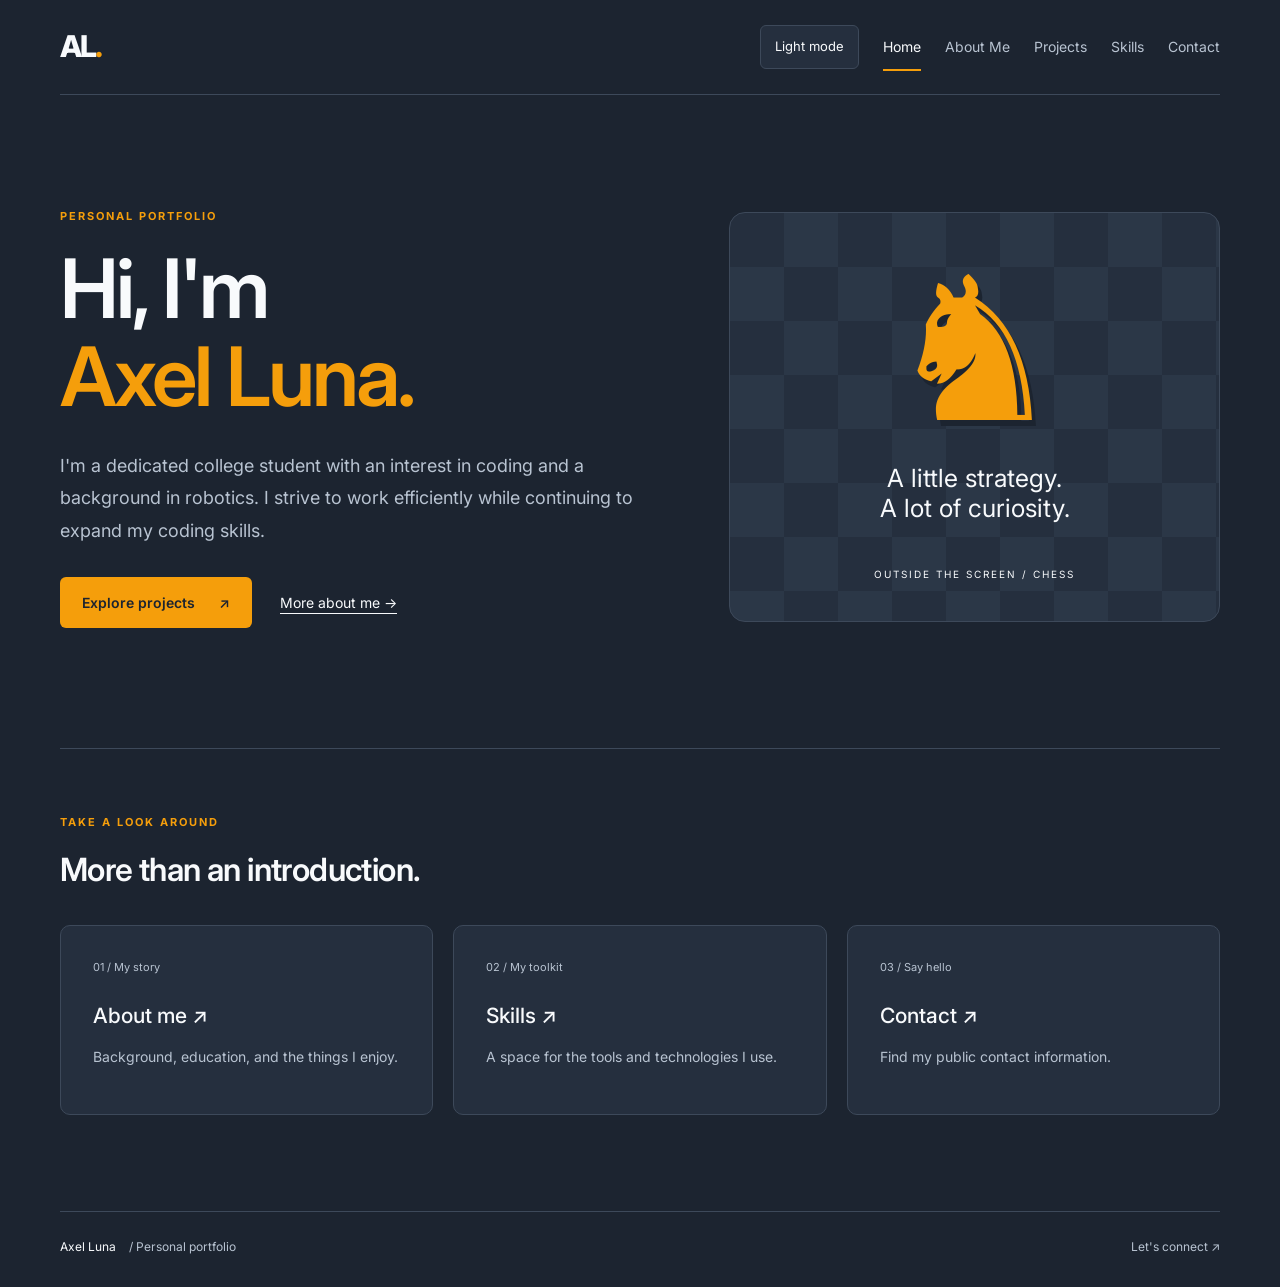
<file: index.html>
<!doctype html>
<html lang="en">
<head>
  <meta charset="utf-8">
  <meta name="viewport" content="width=device-width, initial-scale=1">
  <meta name="description" content="Axel Luna's personal portfolio.">
  <meta name="theme-color" content="#1C2430">
  <title>Home | Axel Luna</title>
  <link rel="preconnect" href="https://fonts.googleapis.com">
  <link rel="preconnect" href="https://fonts.gstatic.com" crossorigin>
  <link rel="stylesheet" href="https://fonts.googleapis.com/css2?family=Inter:wght@400;500;600;700;800&amp;display=swap">
  <link rel="stylesheet" href="styles.css">
  <script src="site.js" defer></script>
</head>
<body>
  <a class="skip-link" href="#main">Skip to content</a>
  <header class="site-header"><a class="brand" href="index.html" aria-label="Axel Luna home">AL<span>.</span></a><div class="header-controls">
    <button class="theme-toggle" type="button" aria-pressed="false" hidden>Light mode</button>
    <button class="menu-toggle" type="button" aria-expanded="false" aria-controls="main-navigation" hidden><span aria-hidden="true">&#9776;</span> Menu</button>
  </div>
  <nav id="main-navigation" aria-label="Main navigation"><a href="index.html" aria-current="page">Home</a><a href="about.html">About Me</a><a href="projects.html">Projects</a><a href="skills.html">Skills</a><a href="contact.html">Contact</a></nav></header>
  <main id="main" tabindex="-1"><section class="hero">
  <div><p class="eyebrow">Personal portfolio</p><h1>Hi, I'm<br><span>Axel Luna.</span></h1><p class="intro">I'm a dedicated college student with an interest in coding and a background in robotics. I strive to work efficiently while continuing to expand my coding skills.</p><div class="actions"><a class="button" href="projects.html">Explore projects <span aria-hidden="true">↗</span></a><a class="text-link" href="about.html">More about me →</a></div></div>
  <aside class="chess-art" aria-label="A chess-inspired illustration"><span class="piece" aria-hidden="true">♞</span><p>A little strategy.<br>A lot of curiosity.</p><span class="art-caption">Outside the screen / Chess</span></aside>
</section>
<section class="section"><div class="section-heading"><p class="eyebrow">Take a look around</p><h2>More than an introduction.</h2></div><div class="link-grid"><a href="about.html"><span>01 / My story</span><h3>About me ↗</h3><p>Background, education, and the things I enjoy.</p></a><a href="skills.html"><span>02 / My toolkit</span><h3>Skills ↗</h3><p>A space for the tools and technologies I use.</p></a><a href="contact.html"><span>03 / Say hello</span><h3>Contact ↗</h3><p>Find my public contact information.</p></a></div></section></main>
  <footer><a class="footer-name" href="index.html">Axel Luna<span> / Personal portfolio</span></a><a href="contact.html">Let's connect ↗</a></footer>
</body>
</html>
</file>
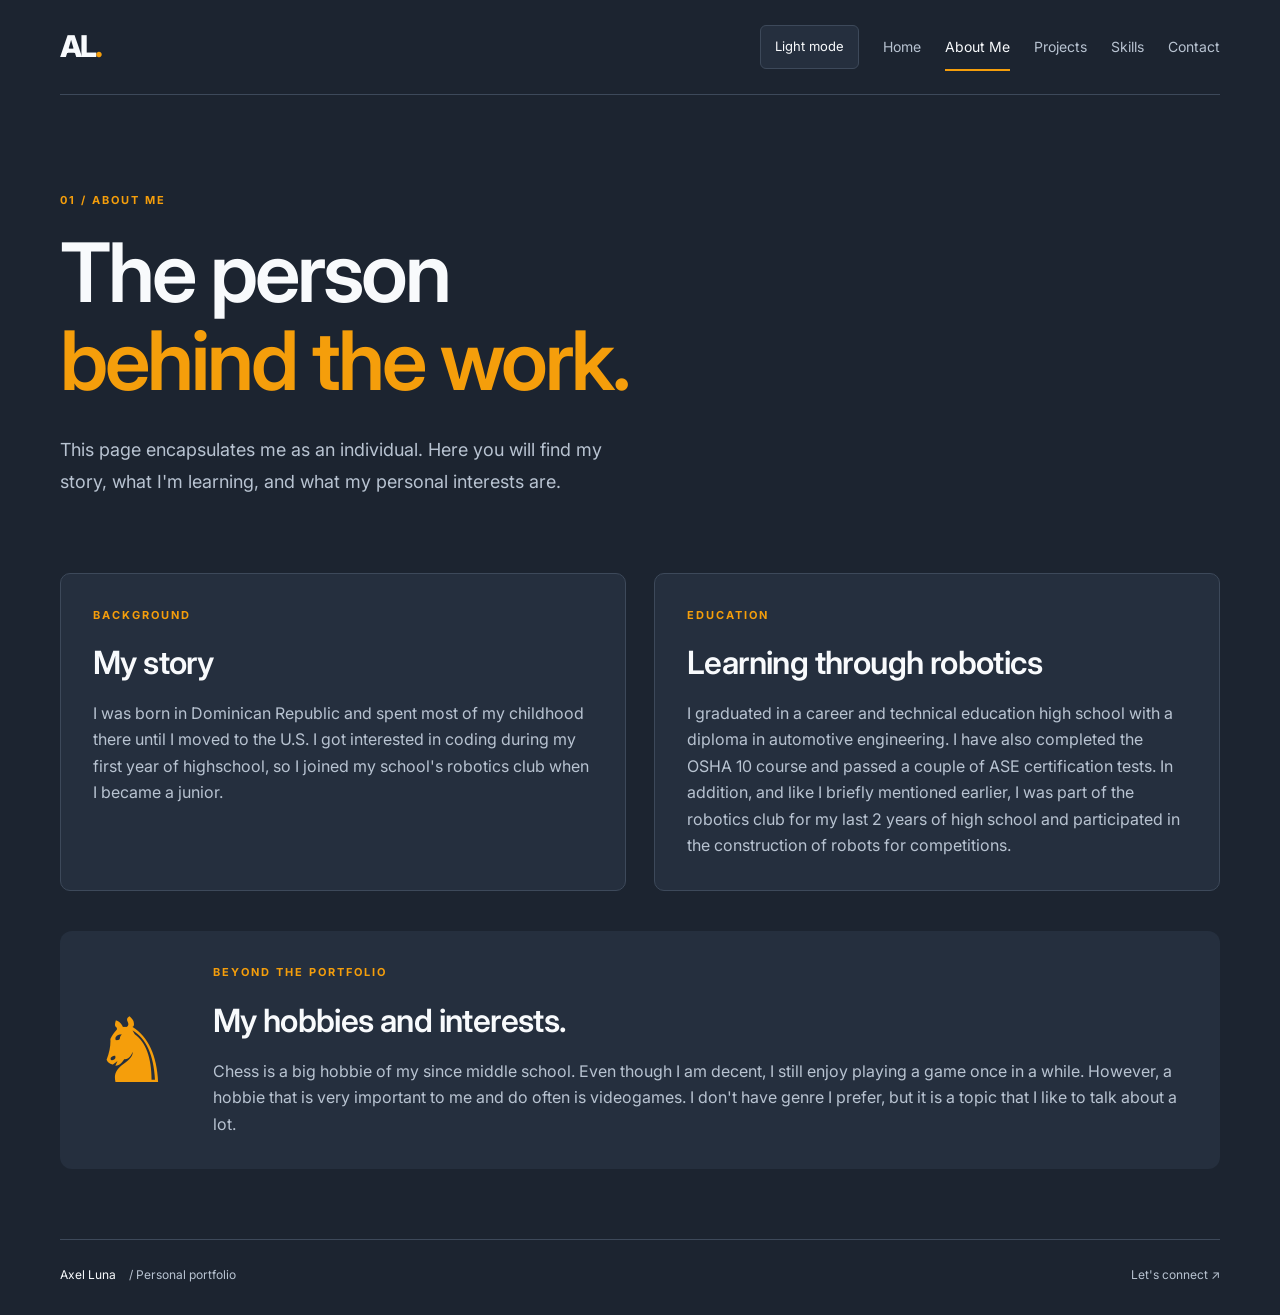
<file: about.html>
<!doctype html>
<html lang="en">
<head>
  <meta charset="utf-8">
  <meta name="viewport" content="width=device-width, initial-scale=1">
  <meta name="description" content="Learn about Axel Luna's background, education, and interests.">
  <meta name="theme-color" content="#1C2430">
  <title>About Me | Axel Luna</title>
  <link rel="preconnect" href="https://fonts.googleapis.com">
  <link rel="preconnect" href="https://fonts.gstatic.com" crossorigin>
  <link rel="stylesheet" href="https://fonts.googleapis.com/css2?family=Inter:wght@400;500;600;700;800&amp;display=swap">
  <link rel="stylesheet" href="styles.css">
  <script src="site.js" defer></script>
</head>
<body>
  <a class="skip-link" href="#main">Skip to content</a>
  <header class="site-header"><a class="brand" href="index.html" aria-label="Axel Luna home">AL<span>.</span></a><div class="header-controls">
    <button class="theme-toggle" type="button" aria-pressed="false" hidden>Light mode</button>
    <button class="menu-toggle" type="button" aria-expanded="false" aria-controls="main-navigation" hidden><span aria-hidden="true">&#9776;</span> Menu</button>
  </div>
  <nav id="main-navigation" aria-label="Main navigation"><a href="index.html">Home</a><a href="about.html" aria-current="page">About Me</a><a href="projects.html">Projects</a><a href="skills.html">Skills</a><a href="contact.html">Contact</a></nav></header>
  <main id="main" tabindex="-1"><section class="page-heading"><p class="eyebrow">01 / About me</p><h1>The person<br><span>behind the work.</span></h1><p class="intro">This page encapsulates me as an individual. Here you will find my story, what I'm learning, and what my personal interests are.</p></section>
<div class="detail-grid"><section class="panel"><p class="eyebrow">Background</p><h2>My story</h2><p>I was born in Dominican Republic and spent most of my childhood there until I moved to the U.S. I got interested in coding during my first year of highschool, so I joined my school's robotics club when I became a junior.</p></section><section class="panel"><p class="eyebrow">Education</p><h2>Learning through robotics</h2><p>I graduated in a career and technical education high school with a diploma in automotive engineering. I have also completed the OSHA 10 course and passed a couple of ASE certification tests. In addition, and like I briefly mentioned earlier, I was part of the robotics club for my last 2 years of high school and participated in the construction of robots for competitions.</p></section></div>
<section class="interest"><span class="small-piece" aria-hidden="true">♞</span><div><p class="eyebrow">Beyond the portfolio</p><h2>My hobbies and interests.</h2><p>Chess is a big hobbie of my since middle school. Even though I am decent, I still enjoy playing a game once in a while. However, a hobbie that is very important to me and do often is videogames. I don't have genre I prefer, but it is a topic that I like to talk about a lot.</p></div></section></main>
  <footer><a class="footer-name" href="index.html">Axel Luna<span> / Personal portfolio</span></a><a href="contact.html">Let's connect ↗</a></footer>
</body>
</html>
</file>
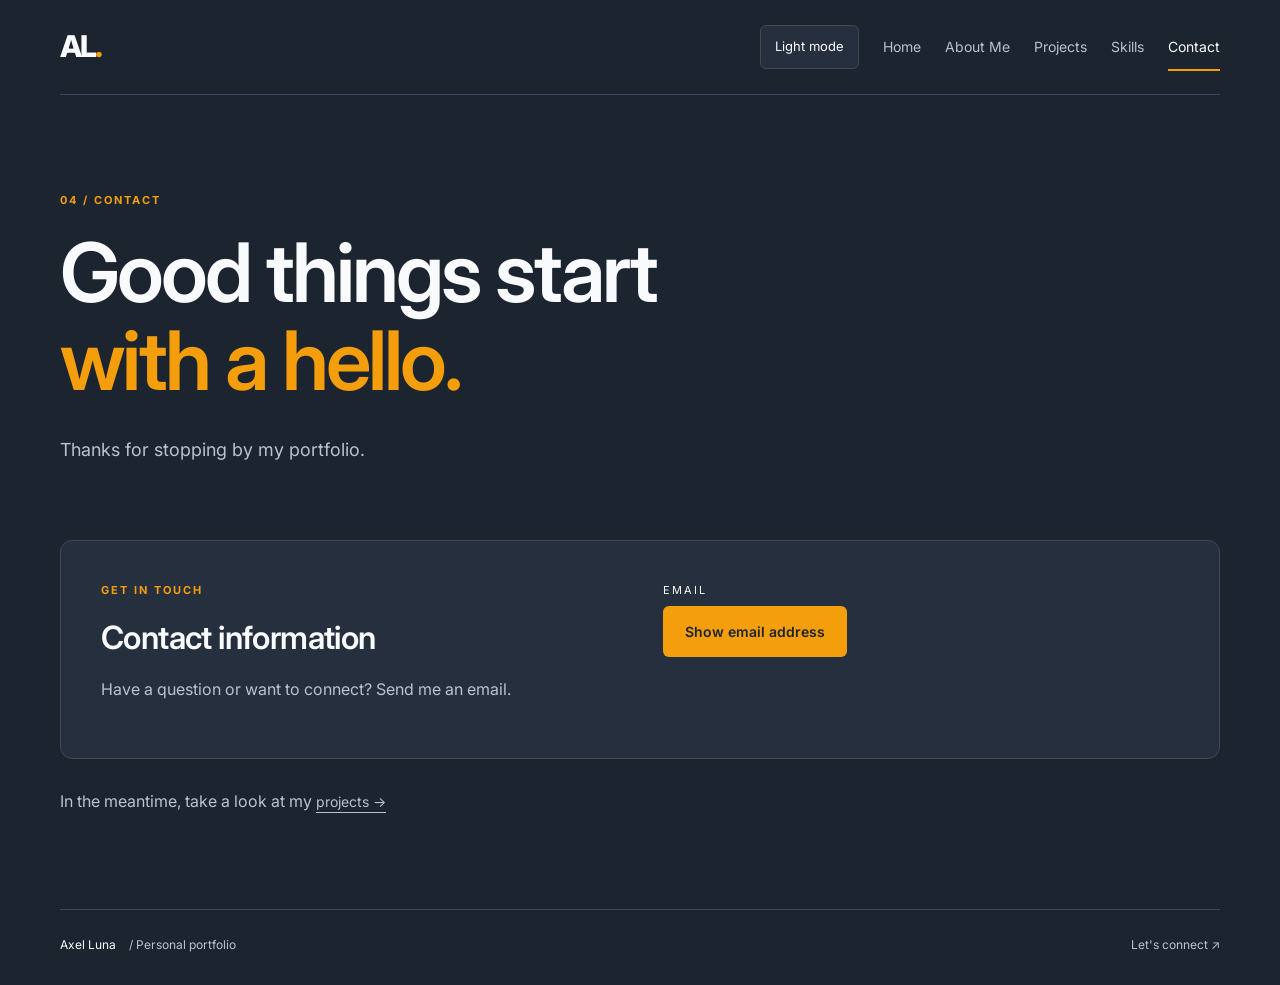
<file: contact.html>
<!doctype html>
<html lang="en">
<head>
  <meta charset="utf-8">
  <meta name="viewport" content="width=device-width, initial-scale=1">
  <meta name="description" content="Public contact information for Axel Luna.">
  <meta name="theme-color" content="#1C2430">
  <title>Contact | Axel Luna</title>
  <link rel="preconnect" href="https://fonts.googleapis.com">
  <link rel="preconnect" href="https://fonts.gstatic.com" crossorigin>
  <link rel="stylesheet" href="https://fonts.googleapis.com/css2?family=Inter:wght@400;500;600;700;800&amp;display=swap">
  <link rel="stylesheet" href="styles.css">
  <script src="site.js" defer></script>
</head>
<body>
  <a class="skip-link" href="#main">Skip to content</a>
  <header class="site-header"><a class="brand" href="index.html" aria-label="Axel Luna home">AL<span>.</span></a><div class="header-controls">
    <button class="theme-toggle" type="button" aria-pressed="false" hidden>Light mode</button>
    <button class="menu-toggle" type="button" aria-expanded="false" aria-controls="main-navigation" hidden><span aria-hidden="true">&#9776;</span> Menu</button>
  </div>
  <nav id="main-navigation" aria-label="Main navigation"><a href="index.html">Home</a><a href="about.html">About Me</a><a href="projects.html">Projects</a><a href="skills.html">Skills</a><a href="contact.html" aria-current="page">Contact</a></nav></header>
  <main id="main" tabindex="-1"><section class="page-heading"><p class="eyebrow">04 / Contact</p><h1>Good things start<br><span>with a hello.</span></h1><p class="intro">Thanks for stopping by my portfolio.</p></section>
<section class="contact-panel"><div><p class="eyebrow">Get in touch</p><h2>Contact information</h2><p>Have a question or want to connect? Send me an email.</p></div><dl><div><dt>Email</dt><dd><button class="button reveal-email" id="reveal-email" type="button" aria-controls="email-address" hidden>Show email address</button><span id="email-address" aria-live="polite"></span><noscript>axelelunab [at] gmail [dot] com</noscript></dd></div></dl></section>
<p class="contact-note">In the meantime, take a look at my <a class="text-link" href="projects.html">projects →</a></p></main>
  <footer><a class="footer-name" href="index.html">Axel Luna<span> / Personal portfolio</span></a><a href="contact.html">Let's connect ↗</a></footer>
  <script src="contact.js" defer></script>
</body>
</html>
</file>
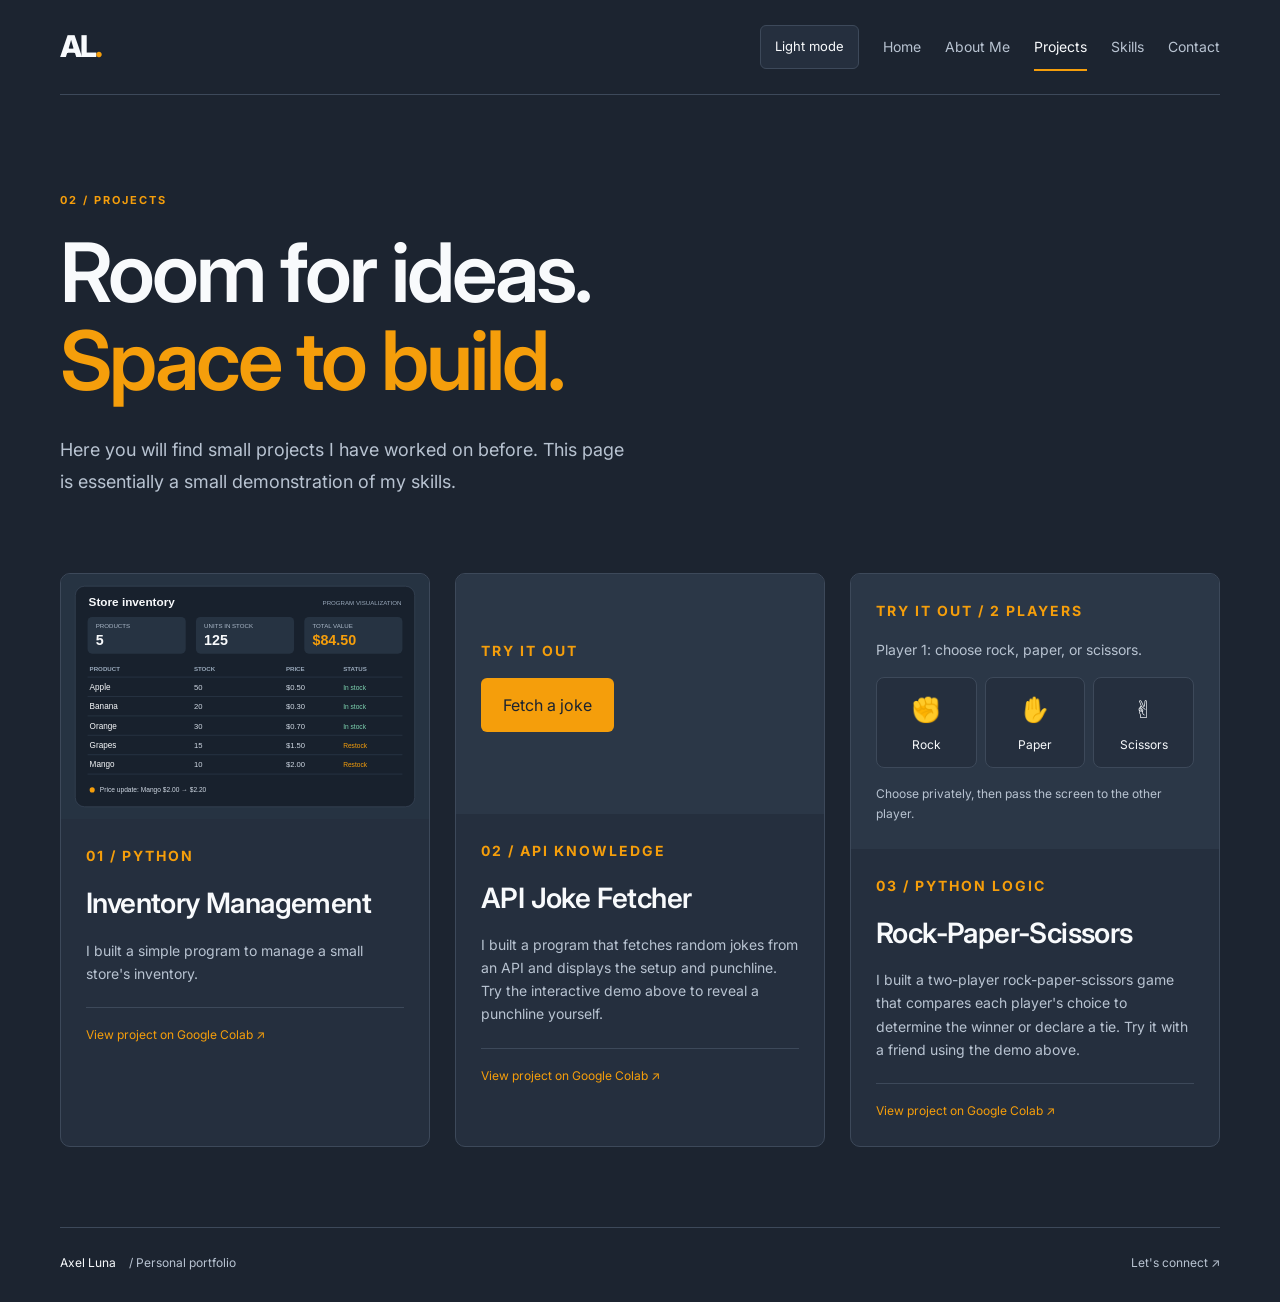
<file: projects.html>
<!doctype html>
<html lang="en">
<head>
  <meta charset="utf-8">
  <meta name="viewport" content="width=device-width, initial-scale=1">
  <meta name="description" content="A space for Axel Luna's projects and class work.">
  <meta name="theme-color" content="#1C2430">
  <title>Projects | Axel Luna</title>
  <link rel="preconnect" href="https://fonts.googleapis.com">
  <link rel="preconnect" href="https://fonts.gstatic.com" crossorigin>
  <link rel="stylesheet" href="https://fonts.googleapis.com/css2?family=Inter:wght@400;500;600;700;800&amp;display=swap">
  <link rel="stylesheet" href="styles.css">
  <script src="site.js" defer></script>
  <script src="jokes.js" defer></script>
  <script src="rock-paper-scissors.js" defer></script>
</head>
<body>
  <a class="skip-link" href="#main">Skip to content</a>
  <header class="site-header"><a class="brand" href="index.html" aria-label="Axel Luna home">AL<span>.</span></a><div class="header-controls">
    <button class="theme-toggle" type="button" aria-pressed="false" hidden>Light mode</button>
    <button class="menu-toggle" type="button" aria-expanded="false" aria-controls="main-navigation" hidden><span aria-hidden="true">&#9776;</span> Menu</button>
  </div>
  <nav id="main-navigation" aria-label="Main navigation"><a href="index.html">Home</a><a href="about.html">About Me</a><a href="projects.html" aria-current="page">Projects</a><a href="skills.html">Skills</a><a href="contact.html">Contact</a></nav></header>
  <main id="main" tabindex="-1"><section class="page-heading"><p class="eyebrow">02 / Projects</p><h1>Room for ideas.<br><span>Space to build.</span></h1><p class="intro">Here you will find small projects I have worked on before. This page is essentially a small demonstration of my skills.</p></section>
<div class="project-grid">
<article class="project"><img class="project-screenshot" src="assets/inventory-management.svg" alt="Inventory dashboard illustration showing five products, stock levels, restock alerts, an $84.50 total value, and a mango price update" width="720" height="480"><div class="project-body"><p class="eyebrow">01 / Python</p><h2>Inventory Management</h2><p>I built a simple program to manage a small store's inventory.</p><a class="pending" href="https://colab.research.google.com/drive/1CIaZrV6R_lhUx3LOcOrJjCQQI70Bpaqs?usp=sharing" target="_blank" rel="noopener noreferrer">View project on Google Colab ↗</a></div></article>
<article class="project"><div class="joke-demo" aria-label="Try the joke generator">
  <p class="eyebrow">Try it out</p>
  <button class="button joke-fetch" id="joke-fetch" type="button" hidden>Fetch a joke</button>
  <p id="joke-status" role="status" aria-live="polite"></p>
  <button class="joke-reveal" id="joke-reveal" type="button" aria-expanded="false" aria-controls="joke-punchline" hidden><span id="joke-setup"></span><span class="joke-hint">Click to reveal the punchline <span id="joke-arrow" aria-hidden="true">→</span></span></button>
  <p class="joke-punchline" id="joke-punchline" hidden></p>
  <noscript><p>Enable JavaScript to try the joke generator, or open the notebook below.</p></noscript>
</div><div class="project-body"><p class="eyebrow">02 / API Knowledge</p><h2>API Joke Fetcher</h2><p>I built a program that fetches random jokes from an API and displays the setup and punchline. Try the interactive demo above to reveal a punchline yourself.</p><a class="pending" href="https://colab.research.google.com/drive/1GAsd1TbwgLzfjMwHUhFy9wznkmBTqPfW?usp=sharing" target="_blank" rel="noopener noreferrer">View project on Google Colab ↗</a></div></article>
<article class="project"><div class="rps-demo" aria-label="Two-player rock-paper-scissors demo">
  <p class="eyebrow">Try it out / 2 players</p>
  <p id="rps-status" role="status" aria-live="polite">Player 1: choose rock, paper, or scissors.</p>
  <div class="rps-choices" id="rps-choices" role="group" aria-label="Player 1 choice" hidden>
    <button type="button" data-choice="rock">✊ <span>Rock</span></button>
    <button type="button" data-choice="paper">✋ <span>Paper</span></button>
    <button type="button" data-choice="scissors">✌ <span>Scissors</span></button>
  </div>
  <p class="rps-instructions">Choose privately, then pass the screen to the other player.</p>
  <button class="button rps-action" id="rps-next" type="button" hidden>Player 2: ready</button>
  <button class="button rps-action" id="rps-reset" type="button" hidden>Play again</button>
  <noscript><p>Enable JavaScript to play, or open the notebook below.</p></noscript>
</div><div class="project-body"><p class="eyebrow">03 / Python Logic</p><h2>Rock-Paper-Scissors</h2><p>I built a two-player rock-paper-scissors game that compares each player's choice to determine the winner or declare a tie. Try it with a friend using the demo above.</p><a class="pending" href="https://colab.research.google.com/drive/1EvPmeiAX_GlvWOcEf_-m8HYJGL55IPIa?usp=sharing" target="_blank" rel="noopener noreferrer">View project on Google Colab ↗</a></div></article>
</div></main>
  <footer><a class="footer-name" href="index.html">Axel Luna<span> / Personal portfolio</span></a><a href="contact.html">Let's connect ↗</a></footer>
</body>
</html>
</file>
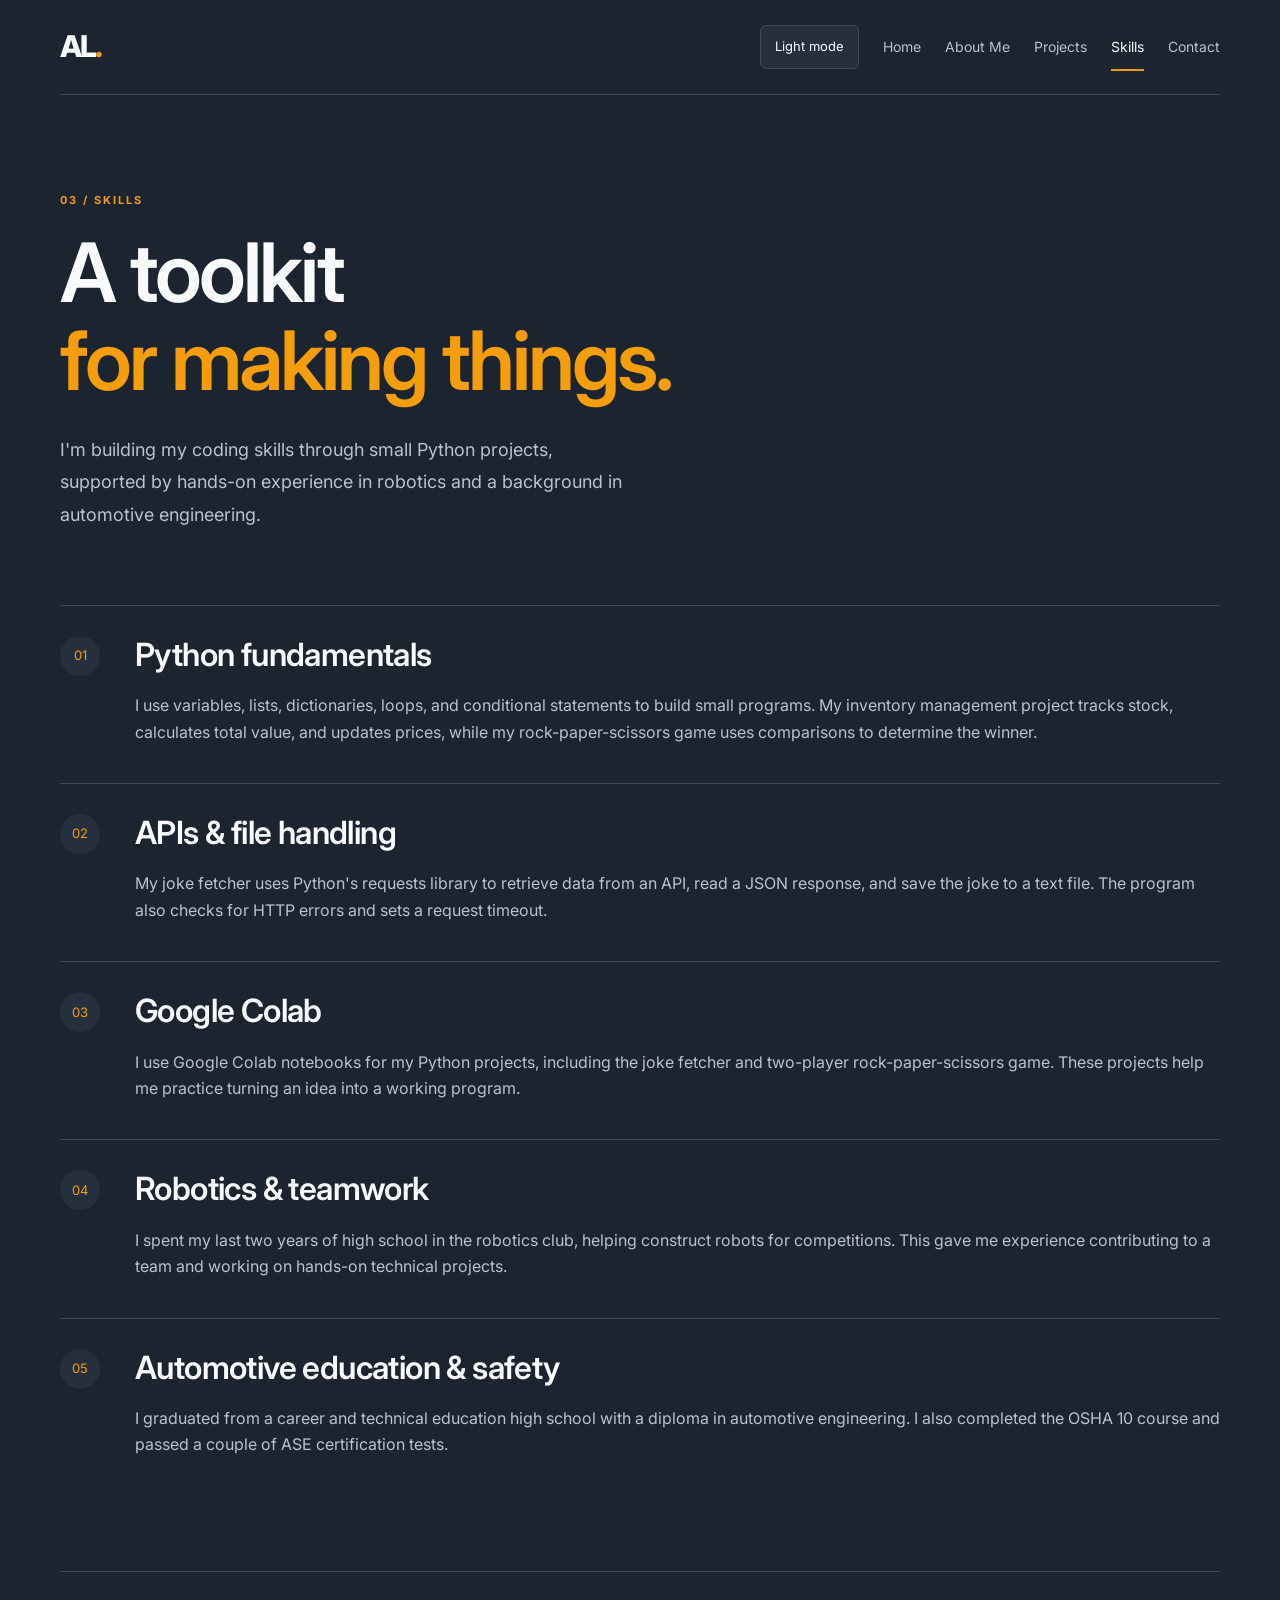
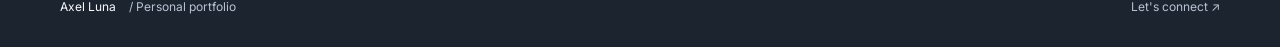
<file: skills.html>
<!doctype html>
<html lang="en">
<head>
  <meta charset="utf-8">
  <meta name="viewport" content="width=device-width, initial-scale=1">
  <meta name="description" content="Axel Luna's growing skills in Python, APIs, robotics, and automotive technology.">
  <meta name="theme-color" content="#1C2430">
  <title>Skills | Axel Luna</title>
  <link rel="preconnect" href="https://fonts.googleapis.com">
  <link rel="preconnect" href="https://fonts.gstatic.com" crossorigin>
  <link rel="stylesheet" href="https://fonts.googleapis.com/css2?family=Inter:wght@400;500;600;700;800&amp;display=swap">
  <link rel="stylesheet" href="styles.css">
  <script src="site.js" defer></script>
</head>
<body>
  <a class="skip-link" href="#main">Skip to content</a>
  <header class="site-header"><a class="brand" href="index.html" aria-label="Axel Luna home">AL<span>.</span></a><div class="header-controls">
    <button class="theme-toggle" type="button" aria-pressed="false" hidden>Light mode</button>
    <button class="menu-toggle" type="button" aria-expanded="false" aria-controls="main-navigation" hidden><span aria-hidden="true">&#9776;</span> Menu</button>
  </div>
  <nav id="main-navigation" aria-label="Main navigation"><a href="index.html">Home</a><a href="about.html">About Me</a><a href="projects.html">Projects</a><a href="skills.html" aria-current="page">Skills</a><a href="contact.html">Contact</a></nav></header>
  <main id="main" tabindex="-1"><section class="page-heading"><p class="eyebrow">03 / Skills</p><h1>A toolkit<br><span>for making things.</span></h1><p class="intro">I'm building my coding skills through small Python projects, supported by hands-on experience in robotics and a background in automotive engineering.</p></section>
  <div class="skill-list">
    <section><span class="skill-number">01</span><div>
      <h2>Python fundamentals</h2>
      <p>I use variables, lists, dictionaries, loops, and conditional statements to build small programs. My inventory management project tracks stock, calculates total value, and updates prices, while my rock-paper-scissors game uses comparisons to determine the winner.</p>
    </div></section>
    <section><span class="skill-number">02</span><div>
      <h2>APIs &amp; file handling</h2>
      <p>My joke fetcher uses Python's requests library to retrieve data from an API, read a JSON response, and save the joke to a text file. The program also checks for HTTP errors and sets a request timeout.</p>
    </div></section>
    <section><span class="skill-number">03</span><div>
      <h2>Google Colab</h2>
      <p>I use Google Colab notebooks for my Python projects, including the joke fetcher and two-player rock-paper-scissors game. These projects help me practice turning an idea into a working program.</p>
    </div></section>
    <section><span class="skill-number">04</span><div>
      <h2>Robotics &amp; teamwork</h2>
      <p>I spent my last two years of high school in the robotics club, helping construct robots for competitions. This gave me experience contributing to a team and working on hands-on technical projects.</p>
    </div></section>
    <section><span class="skill-number">05</span><div>
      <h2>Automotive education &amp; safety</h2>
      <p>I graduated from a career and technical education high school with a diploma in automotive engineering. I also completed the OSHA 10 course and passed a couple of ASE certification tests.</p>
    </div></section>
  </div></main>
  <footer><a class="footer-name" href="index.html">Axel Luna<span> / Personal portfolio</span></a><a href="contact.html">Let's connect ↗</a></footer>
</body>
</html>
</file>
<file: styles.css>
:root{color-scheme:dark;--bg:#1C2430;--accent:#F59E0B;--text:#F8FAFC;--muted:#B8C3D1;--line:#3D495A;--surface:#252F3E;--board:#2B3747;--button-text:#1C2430;--button-hover:#FBBF24}
*{box-sizing:border-box}
html{scroll-padding-top:24px}
[hidden]{display:none!important}
main,section,article,.hero>div{min-width:0}
h1,h2,h3{overflow-wrap:break-word}
::selection{background:var(--accent);color:var(--button-text)}
.reveal-email{border:0;font:inherit;cursor:pointer}.reveal-email:focus-visible{outline:3px solid var(--accent);outline-offset:5px}.email-link{overflow-wrap:anywhere}
body{margin:0;background:var(--bg);color:var(--text);font-family:"Inter",system-ui,-apple-system,BlinkMacSystemFont,"Segoe UI",sans-serif;line-height:1.65}
a{color:inherit;text-decoration:none}
a:focus-visible{outline:3px solid var(--accent);outline-offset:6px}
.skip-link{position:absolute;left:16px;top:-80px;padding:12px;background:var(--accent);color:var(--button-text);z-index:10}
.skip-link:focus{top:12px}
.site-header,main,footer{width:min(1160px,calc(100% - 96px));margin:auto}
.site-header{display:flex;justify-content:space-between;align-items:center;gap:24px;padding:22px 0;border-bottom:1px solid var(--line)}
.brand{font-size:30px;font-weight:800;letter-spacing:-2px}.brand span{color:var(--accent)}
nav{display:flex;gap:24px;flex-wrap:wrap}nav a{display:inline-flex;align-items:center;min-height:44px;font-size:14px;padding:8px 0;color:var(--muted)}
nav a:hover,nav a[aria-current="page"]{color:var(--text);box-shadow:0 2px var(--accent)}
.hero{display:grid;grid-template-columns:1.2fr 1fr;align-items:center;gap:80px;padding:112px 0 120px}
.eyebrow{text-transform:uppercase;font-size:11px;letter-spacing:2px;font-weight:700;color:var(--accent);margin:0 0 20px}
h1,h2,h3,p{margin-top:0}h1{font-family:inherit;font-size:clamp(46px,6.5vw,82px);font-weight:600;letter-spacing:-3px;line-height:1.08;margin-bottom:28px}h1 span{color:var(--accent)}h2{font-family:inherit;font-weight:600;font-size:32px;line-height:1.2;letter-spacing:-.6px;margin-bottom:18px}h3{font-size:21px;font-weight:500;margin-bottom:12px}
p{color:var(--muted)}.intro{font-size:18px;max-width:580px;line-height:1.8}.actions{display:flex;align-items:center;gap:28px;flex-wrap:wrap;margin-top:30px}.button{display:inline-flex;align-items:center;justify-content:center;min-height:48px;background:var(--accent);color:var(--button-text);padding:14px 22px;border-radius:6px;font-size:14px;font-weight:600}.button span{margin-left:24px}.button:hover{background:var(--button-hover)}.text-link{display:inline-block;padding:6px 0;font-size:14px;text-decoration:underline;text-underline-offset:5px}
.chess-art{background-color:var(--surface);background-image:conic-gradient(var(--board) 25%,transparent 0 50%,var(--board) 0 75%,transparent 0);background-size:108px 108px;min-height:410px;border:1px solid var(--line);border-radius:16px;display:flex;flex-direction:column;align-items:center;justify-content:center;position:relative;overflow:hidden}
.piece{font-family:Georgia,serif;font-size:200px;line-height:1;color:var(--accent);text-shadow:4px 6px 0 var(--bg)}.chess-art p{text-align:center;color:var(--text);font-family:inherit;font-size:25px;line-height:1.2;margin-top:10px}.art-caption{font-size:10px;letter-spacing:2px;text-transform:uppercase;margin-top:18px}
.section{border-top:1px solid var(--line);padding:64px 0 96px}.section-heading{margin-bottom:35px}.link-grid{display:grid;grid-template-columns:repeat(3,1fr);gap:20px}.link-grid a{border:1px solid var(--line);border-radius:10px;background:var(--surface);padding:32px}.link-grid a:hover{border-color:var(--accent)}.link-grid a:hover h3{color:var(--accent);text-decoration:underline}.link-grid span{display:block;color:var(--muted);font-size:11px;margin-bottom:23px}.link-grid p{font-size:14px}
.page-heading{padding:96px 0 56px;max-width:820px}.notice{border-left:3px solid var(--accent);padding:10px 18px;background:var(--surface);font-size:14px;margin-top:28px}.detail-grid{display:grid;grid-template-columns:1fr 1fr;gap:28px}.panel{border:1px solid var(--line);padding:32px;border-radius:10px;background:var(--surface)}.panel p:last-child{margin-bottom:0}.placeholder{color:var(--accent);font-weight:600}.interest{display:flex;align-items:center;gap:40px;margin:40px 0 70px;padding:32px;border-radius:12px;background:var(--surface)}.small-piece{font-size:90px;line-height:1;color:var(--accent)}.interest p:last-child{margin:0}
.project-grid{display:grid;grid-template-columns:repeat(3,1fr);gap:25px;margin:0 0 80px}.project{border:1px solid var(--line);border-radius:10px;overflow:hidden;background:var(--surface)}.project img{width:100%;height:auto;display:block}.project-body{padding:25px}.project h2{font-size:28px}.project p{font-size:14px}.pending{display:block;font-size:12px;color:var(--accent);border-top:1px solid var(--line);padding-top:17px;margin-top:22px}
.skill-list{margin-bottom:75px}.skill-list section{display:flex;gap:35px;border-top:1px solid var(--line);padding:30px 0}.skill-number{display:flex;align-items:center;justify-content:center;flex:0 0 40px;height:40px;border-radius:50%;background:var(--surface);font-size:13px;color:var(--accent)}.skill-list p{margin-bottom:8px}.contact-panel{display:grid;grid-template-columns:1fr 1fr;gap:45px;border:1px solid var(--line);padding:40px;border-radius:12px;background:var(--surface)}.contact-panel dl{margin:0}.contact-panel dl div+div{margin-top:25px}.contact-panel dt{text-transform:uppercase;font-size:11px;letter-spacing:2px;margin-bottom:7px}.contact-panel dd{margin:0;overflow-wrap:anywhere}.contact-note{margin:25px 0 90px}
footer{border-top:1px solid var(--line);display:flex;justify-content:space-between;gap:25px;padding:25px 0 30px;font-size:12px;color:var(--muted)}.footer-name{color:var(--text)}.footer-name span{color:var(--muted);margin-left:10px}
@media(min-width:1500px){.hero{padding-top:100px;padding-bottom:110px}}
@media(max-width:850px){.site-header,main,footer{width:calc(100% - 48px)}.hero{gap:35px;padding:55px 0}.chess-art{min-height:340px}.piece{font-size:160px}.project-grid{grid-template-columns:1fr}.project{display:grid;grid-template-columns:1fr 1fr}.project img{height:100%;object-fit:cover}nav{gap:19px}}
@media(max-width:600px){.site-header,main,footer{width:calc(100% - 40px)}.site-header{flex-direction:column;align-items:flex-start;gap:10px;padding:18px 0}nav{gap:4px 18px;width:100%;justify-content:flex-start}nav a{font-size:12px}.hero{grid-template-columns:1fr;gap:35px;padding:40px 0 50px}h1{letter-spacing:-2px}.chess-art{min-height:320px;border-radius:16px}.link-grid,.detail-grid,.contact-panel{grid-template-columns:1fr}.link-grid{gap:20px}.page-heading{padding:42px 0 25px}.project{display:block}.project img{height:auto}.panel,.contact-panel{padding:25px}.interest{gap:20px;padding:22px}.small-piece{font-size:65px}.skill-list section{gap:20px}footer{flex-direction:column;gap:10px}.footer-name span{margin-left:5px}}

@media(max-width:380px){.site-header,main,footer{width:calc(100% - 32px)}h1{font-size:42px}.actions{align-items:flex-start;gap:14px;flex-direction:column}.interest{align-items:flex-start}.small-piece{font-size:48px}.art-caption{letter-spacing:1px}}
@media(prefers-reduced-motion:no-preference){a,button{transition:background-color .18s ease,color .18s ease,border-color .18s ease}}
@media(forced-colors:active){.button,.chess-art,.panel,.contact-panel{border:1px solid CanvasText}a:focus-visible,button:focus-visible{outline:3px solid Highlight}}

:root[data-theme="light"]{color-scheme:light;--bg:#F8FAFC;--accent:#9A5600;--text:#1C2430;--muted:#4B596B;--line:#CBD5E1;--surface:#FFFFFF;--board:#E9EEF4;--button-text:#FFFFFF;--button-hover:#7A4300}
.header-controls{display:flex;gap:12px;margin-left:auto}
.theme-toggle,.menu-toggle{min-height:44px;padding:9px 14px;border:1px solid var(--line);border-radius:6px;background:var(--surface);color:var(--text);font:inherit;font-size:13px;cursor:pointer}
.theme-toggle:hover,.menu-toggle:hover{border-color:var(--accent)}
.theme-toggle[aria-pressed="true"],.menu-toggle[aria-expanded="true"]{border-color:var(--accent);color:var(--accent)}
button:focus-visible{outline:3px solid var(--accent);outline-offset:5px}
.menu-toggle{display:none}
@media(min-width:601px) and (max-width:1000px){.site-header{flex-wrap:wrap}.site-header nav{flex-basis:100%;justify-content:center}}
@media(max-width:600px){.site-header{flex-direction:row;flex-wrap:wrap;align-items:center;gap:16px}.header-controls{gap:8px}.menu-toggle{display:inline-flex;align-items:center;gap:8px}.site-header nav{flex-basis:100%;flex-direction:column;gap:4px;border-top:1px solid var(--line);padding-top:12px}.site-header nav a{font-size:14px;padding:10px 12px}.site-header nav a[aria-current="page"]{box-shadow:inset 3px 0 var(--accent);background:var(--surface)}}

/* Match pointer feedback when browsing with the keyboard. */
main:focus{outline:2px solid var(--accent);outline-offset:10px}
nav a:focus-visible{color:var(--text);background:var(--surface)}
.link-grid a:focus-visible{border-color:var(--accent)}
.link-grid a:focus-visible h3{color:var(--accent);text-decoration:underline}
a,button,main{scroll-margin-block:24px}
.project img.project-screenshot{object-fit:contain}
.rps-demo{padding:25px;min-height:240px;background:var(--board);display:flex;flex-direction:column;justify-content:center;gap:16px}
.rps-demo p{margin:0}
.rps-choices{display:grid;grid-template-columns:repeat(3,minmax(0,1fr));gap:8px}
.rps-choices button{padding:12px 4px;border:1px solid var(--line);border-radius:8px;background:var(--surface);color:var(--text);font:inherit;font-size:24px;cursor:pointer}
.rps-choices button span{display:block;font-size:12px;margin-top:6px}
.rps-choices button:hover{border-color:var(--accent);background:var(--bg)}
.rps-demo .rps-instructions{font-size:12px;color:var(--muted)}
.rps-action{font:inherit;border:0;cursor:pointer;align-self:flex-start}
.joke-demo{padding:25px;min-height:240px;background:var(--board);display:flex;flex-direction:column;align-items:flex-start;justify-content:center;gap:16px}
.joke-demo p{margin:0}
.joke-fetch{font:inherit;border:0;cursor:pointer}
.joke-fetch:disabled{opacity:.65;cursor:wait}
.joke-reveal{width:100%;padding:16px;text-align:left;font:inherit;font-weight:600;line-height:1.5;color:var(--text);background:var(--surface);border:1px solid var(--accent);border-radius:8px;cursor:pointer;overflow-wrap:anywhere}
.joke-reveal:hover{background:var(--bg)}
.joke-hint{display:block;margin-top:12px;font-size:12px;font-weight:400;color:var(--accent)}
.joke-demo .joke-punchline{padding-left:14px;border-left:3px solid var(--accent);font-size:16px;line-height:1.6;overflow-wrap:anywhere}
</file>
